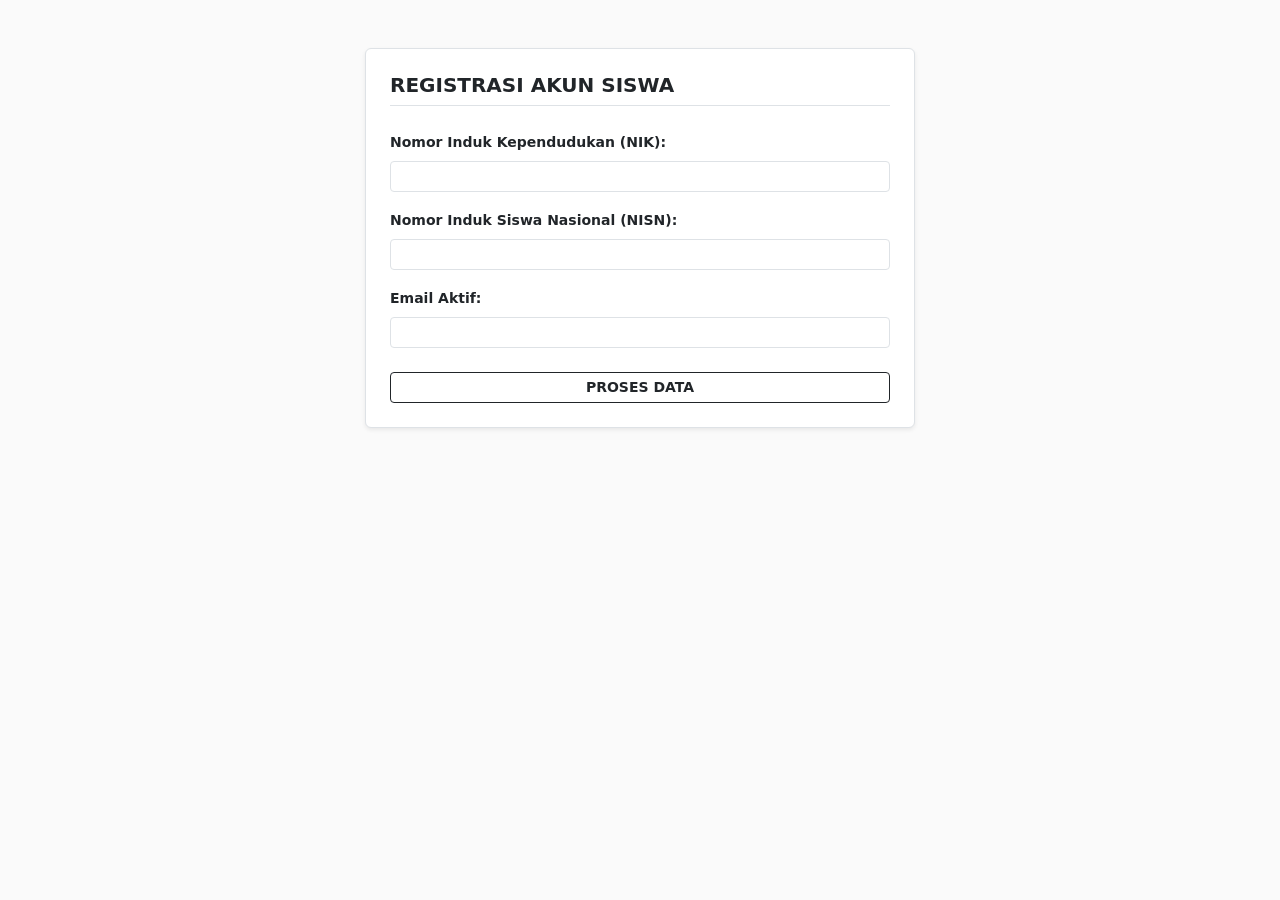
<file: registrasi.html>
<!DOCTYPE html>
<html lang="id">
<head>
    <meta charset="UTF-8">
    <title>Registrasi Akun - KIP Kuliah</title>
    <link href="https://cdn.jsdelivr.net/npm/bootstrap@5.3.2/dist/css/bootstrap.min.css" rel="stylesheet">
    <link rel="stylesheet" href="style.css">
</head>
<body>
    <main class="container my-5">
        <div class="card p-4 shadow-sm border mx-auto" style="max-width: 550px;">
            <h5 class="fw-bold border-bottom pb-2 mb-4">REGISTRASI AKUN SISWA</h5>
            <form action="step1.html" method="GET">
                <div class="mb-3">
                    <label class="form-label small fw-bold">Nomor Induk Kependudukan (NIK):</label>
                    <input type="text" class="form-control form-control-sm" required>
                </div>
                <div class="mb-3">
                    <label class="form-label small fw-bold">Nomor Induk Siswa Nasional (NISN):</label>
                    <input type="text" class="form-control form-control-sm" required>
                </div>
                <div class="mb-4">
                    <label class="form-label small fw-bold">Email Aktif:</label>
                    <input type="email" class="form-control form-control-sm" required>
                </div>
                <button type="submit" class="btn btn-outline-dark btn-sm w-100 fw-bold">PROSES DATA</button>
            </form>
        </div>
    </main>
</body>
</html>
</file>
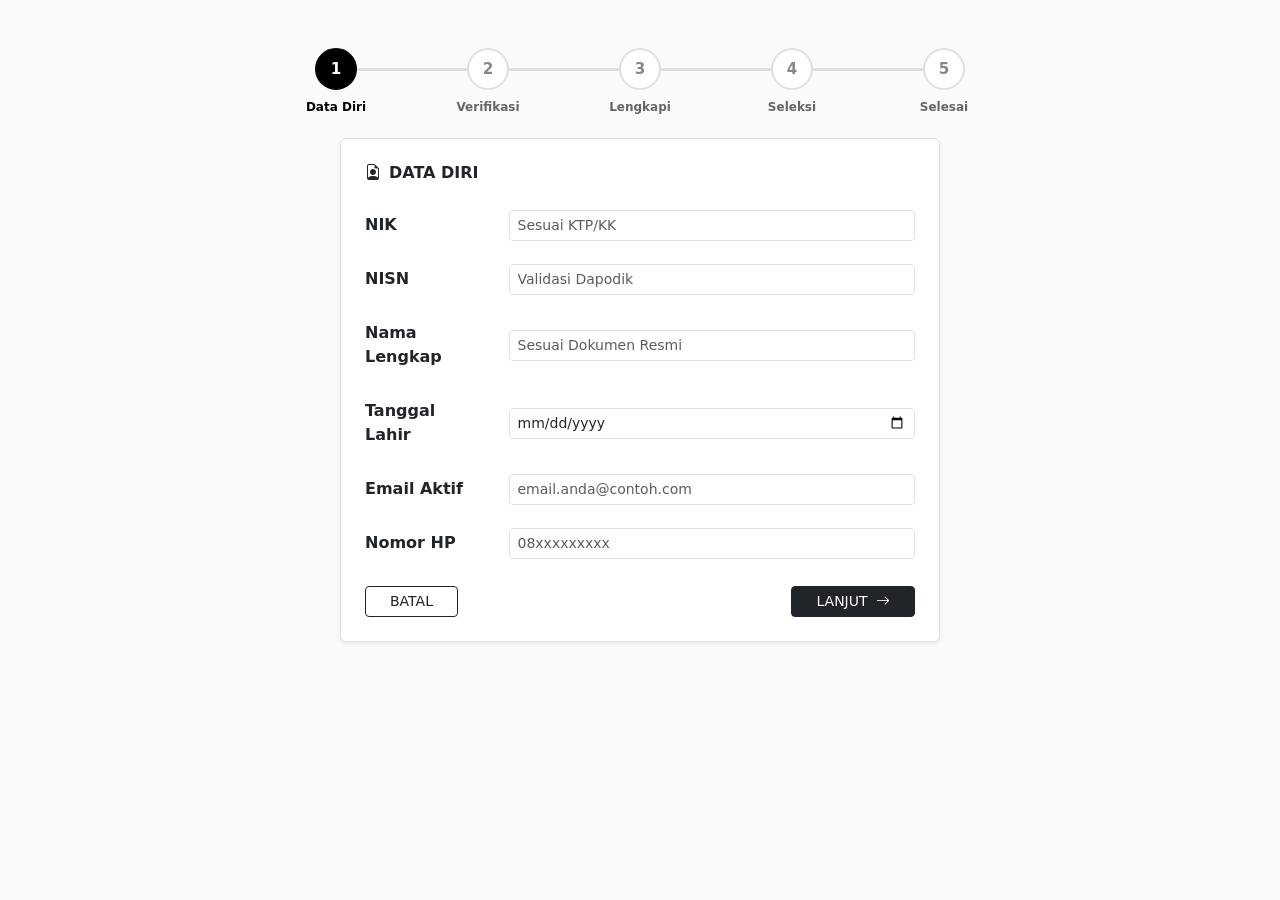
<file: step1.html>
<!DOCTYPE html>
<html lang="id">
<head>
    <meta charset="UTF-8">
    <meta name="viewport" content="width=device-width, initial-scale=1.0">
    <title>Step 1 - Data Diri - KIP Kuliah 2026</title>
    <link href="https://cdn.jsdelivr.net/npm/bootstrap@5.3.2/dist/css/bootstrap.min.css" rel="stylesheet">
    <link href="https://cdn.jsdelivr.net/npm/bootstrap-icons@1.11.1/font/bootstrap-icons.css" rel="stylesheet">
    <link rel="stylesheet" href="style.css">
</head>
<body>
    <main class="container my-5">
        <div class="max-width-form mx-auto w-100 mb-5 text-center" style="max-width: 650px;">
            <div class="d-flex justify-content-between align-items-center position-relative indicator-wrapper">
                <div class="step-indicator active">1<span class="ind-lbl">Data Diri</span></div>
                <div class="step-indicator">2<span class="ind-lbl">Verifikasi</span></div>
                <div class="step-indicator">3<span class="ind-lbl">Lengkapi</span></div>
                <div class="step-indicator">4<span class="ind-lbl">Seleksi</span></div>
                <div class="step-indicator">5<span class="ind-lbl">Selesai</span></div>
            </div>
        </div>

        <div class="card p-4 shadow-sm border mx-auto" style="max-width: 600px;">
            <h6 class="fw-bold mb-4 text-uppercase"><i class="bi bi-file-earmark-person me-2"></i>Data Diri</h6>
            <form action="step2.html" method="GET">
                <div class="mb-3 row align-items-center">
                    <label class="col-sm-3 col-form-label small fw-semibold">NIK</label>
                    <div class="col-sm-9">
                        <input type="text" class="form-control form-control-sm" required placeholder="Sesuai KTP/KK">
                    </div>
                </div>
                <div class="mb-3 row align-items-center">
                    <label class="col-sm-3 col-form-label small fw-semibold">NISN</label>
                    <div class="col-sm-9">
                        <input type="text" class="form-control form-control-sm" required placeholder="Validasi Dapodik">
                    </div>
                </div>
                <div class="mb-3 row align-items-center">
                    <label class="col-sm-3 col-form-label small fw-semibold">Nama Lengkap</label>
                    <div class="col-sm-9">
                        <input type="text" class="form-control form-control-sm" required placeholder="Sesuai Dokumen Resmi">
                    </div>
                </div>
                <div class="mb-3 row align-items-center">
                    <label class="col-sm-3 col-form-label small fw-semibold">Tanggal Lahir</label>
                    <div class="col-sm-9">
                        <input type="date" class="form-control form-control-sm" required>
                    </div>
                </div>
                <div class="mb-3 row align-items-center">
                    <label class="col-sm-3 col-form-label small fw-semibold">Email Aktif</label>
                    <div class="col-sm-9">
                        <input type="email" class="form-control form-control-sm" required placeholder="email.anda@contoh.com">
                    </div>
                </div>
                <div class="mb-4 row align-items-center">
                    <label class="col-sm-3 col-form-label small fw-semibold">Nomor HP</label>
                    <div class="col-sm-9">
                        <input type="text" class="form-control form-control-sm" required placeholder="08xxxxxxxxx">
                    </div>
                </div>
                <div class="d-flex justify-content-between mt-4">
                    <a href="index.html" class="btn btn-outline-dark btn-sm px-4">BATAL</a>
                    <button type="submit" class="btn btn-dark btn-sm px-4">LANJUT <i class="bi bi-arrow-right ms-1"></i></button>
                </div>
            </form>
        </div>
    </main>
</body>
</html>
</file>
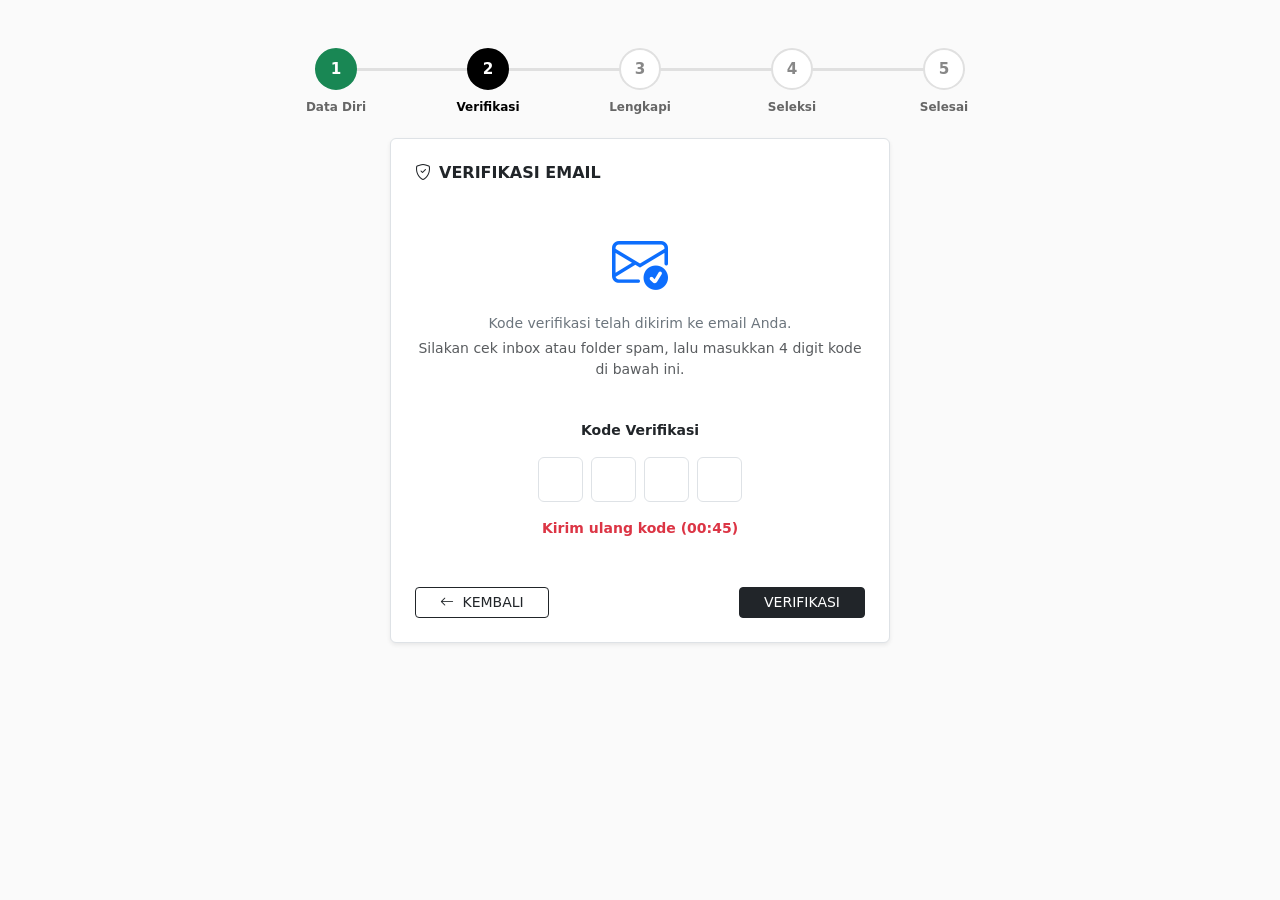
<file: step2.html>
<!DOCTYPE html>
<html lang="id">
<head>
    <meta charset="UTF-8">
    <meta name="viewport" content="width=device-width, initial-scale=1.0">
    <title>Step 2 - Verifikasi - KIP Kuliah 2026</title>
    <link href="https://cdn.jsdelivr.net/npm/bootstrap@5.3.2/dist/css/bootstrap.min.css" rel="stylesheet">
    <link href="https://cdn.jsdelivr.net/npm/bootstrap-icons@1.11.1/font/bootstrap-icons.css" rel="stylesheet">
    <link rel="stylesheet" href="style.css">
</head>
<body>
    <main class="container my-5">
        <div class="max-width-form mx-auto w-100 mb-5 text-center" style="max-width: 650px;">
            <div class="d-flex justify-content-between align-items-center position-relative indicator-wrapper">
                <div class="step-indicator complete">1<span class="ind-lbl">Data Diri</span></div>
                <div class="step-indicator active">2<span class="ind-lbl">Verifikasi</span></div>
                <div class="step-indicator">3<span class="ind-lbl">Lengkapi</span></div>
                <div class="step-indicator">4<span class="ind-lbl">Seleksi</span></div>
                <div class="step-indicator">5<span class="ind-lbl">Selesai</span></div>
            </div>
        </div>

        <div class="card p-4 shadow-sm border mx-auto text-center" style="max-width: 500px;">
            <h6 class="fw-bold mb-4 text-start text-uppercase"><i class="bi bi-shield-check me-2"></i>Verifikasi Email</h6>
            <div class="text-secondary my-4">
                <i class="bi bi-envelope-check text-primary display-4 mb-3 d-block"></i>
                <p class="small mb-1 fw-medium">Kode verifikasi telah dikirim ke email Anda.</p>
                <p class="small text-muted">Silakan cek inbox atau folder spam, lalu masukkan 4 digit kode di bawah ini.</p>
            </div>
            <form action="step3.html" method="GET">
                <div class="mb-3">
                    <label class="form-label small d-block mb-3 fw-bold">Kode Verifikasi</label>
                    <div class="d-flex justify-content-center gap-2 mb-2">
                        <input type="text" class="form-control kode-box" maxlength="1" required>
                        <input type="text" class="form-control kode-box" maxlength="1" required>
                        <input type="text" class="form-control kode-box" maxlength="1" required>
                        <input type="text" class="form-control kode-box" maxlength="1" required>
                    </div>
                    <a href="#" class="text-danger small fw-semibold d-block mt-3 text-decoration-none">Kirim ulang kode (00:45)</a>
                </div>
                <div class="d-flex justify-content-between mt-5">
                    <a href="step1.html" class="btn btn-outline-dark btn-sm px-4"><i class="bi bi-arrow-left me-1"></i> KEMBALI</a>
                    <button type="submit" class="btn btn-dark btn-sm px-4">VERIFIKASI</button>
                </div>
            </form>
        </div>
    </main>
</body>
</html>
</file>
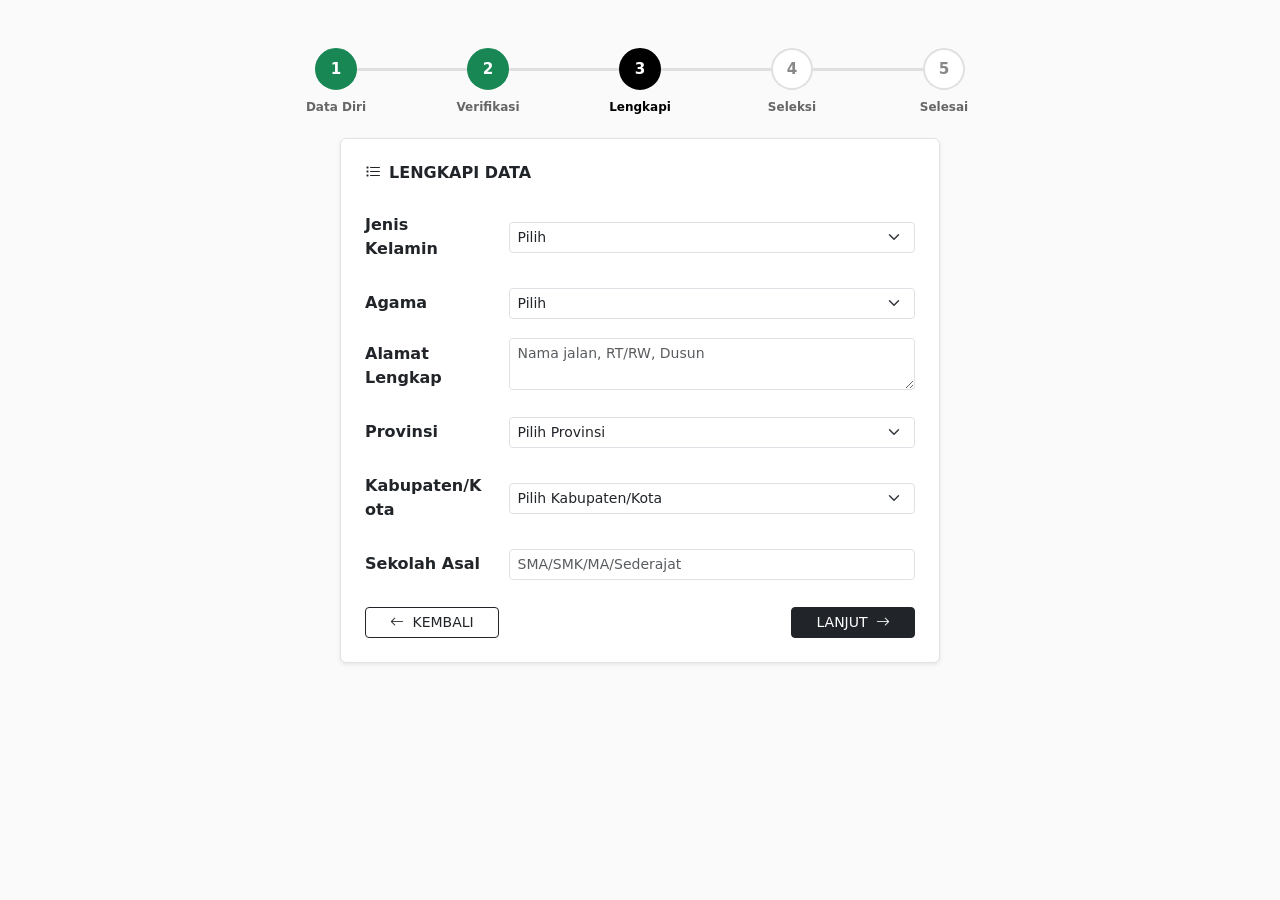
<file: step3.html>
<!DOCTYPE html>
<html lang="id">
<head>
    <meta charset="UTF-8">
    <meta name="viewport" content="width=device-width, initial-scale=1.0">
    <title>Step 3 - Lengkapi Data - KIP Kuliah 2026</title>
    <link href="https://cdn.jsdelivr.net/npm/bootstrap@5.3.2/dist/css/bootstrap.min.css" rel="stylesheet">
    <link href="https://cdn.jsdelivr.net/npm/bootstrap-icons@1.11.1/font/bootstrap-icons.css" rel="stylesheet">
    <link rel="stylesheet" href="style.css">
</head>
<body>
    <main class="container my-5">
        <div class="max-width-form mx-auto w-100 mb-5 text-center" style="max-width: 650px;">
            <div class="d-flex justify-content-between align-items-center position-relative indicator-wrapper">
                <div class="step-indicator complete">1<span class="ind-lbl">Data Diri</span></div>
                <div class="step-indicator complete">2<span class="ind-lbl">Verifikasi</span></div>
                <div class="step-indicator active">3<span class="ind-lbl">Lengkapi</span></div>
                <div class="step-indicator">4<span class="ind-lbl">Seleksi</span></div>
                <div class="step-indicator">5<span class="ind-lbl">Selesai</span></div>
            </div>
        </div>

        <div class="card p-4 shadow-sm border mx-auto" style="max-width: 600px;">
            <h6 class="fw-bold mb-4 text-uppercase"><i class="bi bi-list-task me-2"></i>Lengkapi Data</h6>
            <form action="step4.html" method="GET">
                <div class="mb-3 row align-items-center">
                    <label class="col-sm-3 col-form-label small fw-semibold">Jenis Kelamin</label>
                    <div class="col-sm-9">
                        <select class="form-select form-select-sm" required>
                            <option value="">Pilih</option>
                            <option>Laki-laki</option>
                            <option>Perempuan</option>
                        </select>
                    </div>
                </div>
                <div class="mb-3 row align-items-center">
                    <label class="col-sm-3 col-form-label small fw-semibold">Agama</label>
                    <div class="col-sm-9">
                        <select class="form-select form-select-sm" required>
                            <option value="">Pilih</option>
                            <option>Islam</option>
                            <option>Kristen</option>
                            <option>Katolik</option>
                            <option>Hindu</option>
                            <option>Budha</option>
                        </select>
                    </div>
                </div>
                <div class="mb-3 row align-items-start">
                    <label class="col-sm-3 col-form-label small fw-semibold pt-1">Alamat Lengkap</label>
                    <div class="col-sm-9">
                        <textarea class="form-control form-control-sm" rows="2" required placeholder="Nama jalan, RT/RW, Dusun"></textarea>
                    </div>
                </div>
                <div class="mb-3 row align-items-center">
                    <label class="col-sm-3 col-form-label small fw-semibold">Provinsi</label>
                    <div class="col-sm-9">
                        <select class="form-select form-select-sm" id="provinsi" required onchange="updateKabupaten()">
                            <option value="">Pilih Provinsi</option>
                            <option value="Aceh">Aceh</option>
                            <option value="Sumatera Utara">Sumatera Utara</option>
                            <option value="Sumatera Barat">Sumatera Barat</option>
                            <option value="Riau">Riau</option>
                            <option value="Kepulauan Riau">Kepulauan Riau</option>
                            <option value="Jambi">Jambi</option>
                            <option value="Bengkulu">Bengkulu</option>
                            <option value="Sumatera Selatan">Sumatera Selatan</option>
                            <option value="Kepulauan Bangka Belitung">Kepulauan Bangka Belitung</option>
                            <option value="Lampung">Lampung</option>
                            <option value="Banten">Banten</option>
                            <option value="Jawa Barat">Jawa Barat</option>
                            <option value="DKI Jakarta">DKI Jakarta</option>
                            <option value="Jawa Tengah">Jawa Tengah</option>
                            <option value="DI Yogyakarta">DI Yogyakarta</option>
                            <option value="Jawa Timur">Jawa Timur</option>
                            <option value="Bali">Bali</option>
                            <option value="Nusa Tenggara Barat">Nusa Tenggara Barat</option>
                            <option value="Nusa Tenggara Timur">Nusa Tenggara Timur</option>
                            <option value="Kalimantan Barat">Kalimantan Barat</option>
                            <option value="Kalimantan Tengah">Kalimantan Tengah</option>
                            <option value="Kalimantan Selatan">Kalimantan Selatan</option>
                            <option value="Kalimantan Timur">Kalimantan Timur</option>
                            <option value="Kalimantan Utara">Kalimantan Utara</option>
                            <option value="Sulawesi Utara">Sulawesi Utara</option>
                            <option value="Gorontalo">Gorontalo</option>
                            <option value="Sulawesi Tengah">Sulawesi Tengah</option>
                            <option value="Sulawesi Barat">Sulawesi Barat</option>
                            <option value="Sulawesi Selatan">Sulawesi Selatan</option>
                            <option value="Sulawesi Tenggara">Sulawesi Tenggara</option>
                            <option value="Maluku">Maluku</option>
                            <option value="Maluku Utara">Maluku Utara</option>
                            <option value="Papua Barat">Papua Barat</option>
                            <option value="Papua">Papua</option>
                            <option value="Papua Tengah">Papua Tengah</option>
                            <option value="Papua Pegunungan">Papua Pegunungan</option>
                            <option value="Papua Selatan">Papua Selatan</option>
                            <option value="Papua Barat Daya">Papua Barat Daya</option>
                        </select>
                    </div>
                </div>
                <div class="mb-3 row align-items-center">
                    <label class="col-sm-3 col-form-label small fw-semibold">Kabupaten/Kota</label>
                    <div class="col-sm-9">
                        <select class="form-select form-select-sm" id="kabupaten" required>
                            <option value="">Pilih Kabupaten/Kota</option>
                        </select>
                    </div>
                </div>
                <div class="mb-4 row align-items-center">
                    <label class="col-sm-3 col-form-label small fw-semibold">Sekolah Asal</label>
                    <div class="col-sm-9">
                        <input type="text" class="form-control form-control-sm" required placeholder="SMA/SMK/MA/Sederajat">
                    </div>
                </div>
                <div class="d-flex justify-content-between">
                    <a href="step2.html" class="btn btn-outline-dark btn-sm px-4"><i class="bi bi-arrow-left me-1"></i> KEMBALI</a>
                    <button type="submit" class="btn btn-dark btn-sm px-4">LANJUT <i class="bi bi-arrow-right ms-1"></i></button>
                </div>
            </form>
        </div>
    </main>

    <script>
        const dataWilayah = {
            "Aceh": ["Banda Aceh", "Aceh Besar", "Lhokseumawe", "Sabang", "Meulaboh", "Langsa", "Pidie"],
            "Sumatera Utara": ["Medan", "Binjai", "Deli Serdang", "Karo", "Simalungun"],
            "Sumatera Barat": ["Padang", "Bukittinggi", "Payakumbuh", "Pariaman"],
            "Riau": ["Pekanbaru", "Dumai", "Kampar", "Bengkalis"],
            "Kepulauan Riau": ["Batam", "Tanjungpinang", "Bintan", "Karimun"],
            "Jambi": ["Kota Jambi", "Muaro Jambi", "Bungo", "Kerinci"],
            "Bengkulu": ["Kota Bengkulu", "Rejang Lebong", "Muko-Muko"],
            "Sumatera Selatan": ["Palembang", "Prabumulih", "Ogan Komering Ilir", "Banyuasin"],
            "Kepulauan Bangka Belitung": ["Pangkalpinang", "Bangka", "Belitung"],
            "Lampung": ["Bandar Lampung", "Metro", "Lampung Selatan", "Pesawaran"],
            "Banten": ["Serang", "Tangerang", "Cilegon", "Tangerang Selatan"],
            "Jawa Barat": ["Bandung", "Bogor", "Depok", "Bekasi", "Cirebon", "Sukabumi"],
            "DKI Jakarta": ["Jakarta Pusat", "Jakarta Selatan", "Jakarta Timur", "Jakarta Barat", "Jakarta Utara"],
            "Jawa Tengah": ["Semarang", "Surakarta", "Magelang", "Banyumas", "Kudus"],
            "DI Yogyakarta": ["Yogyakarta", "Sleman", "Bantul", "Kulon Progo", "Gunungkidul"],
            "Jawa Timur": ["Surabaya", "Malang", "Sidoarjo", "Gresik", "Banyuwangi", "Madiun"],
            "Bali": ["Denpasar", "Badung", "Gianyar", "Buleleng", "Tabanan"],
            "Nusa Tenggara Barat": ["Mataram", "Lombok Barat", "Lombok Timur", "Bima"],
            "Nusa Tenggara Timur": ["Kupang", "Ende", "Sikka", "Manggarai"],
            "Kalimantan Barat": ["Pontianak", "Singkawang", "Kubu Raya", "Sambas"],
            "Kalimantan Tengah": ["Palangkaraya", "Kotawaringin Timur", "Kapuas"],
            "Kalimantan Selatan": ["Banjarmasin", "Banjarbaru", "Martapura", "Tabalong"],
            "Kalimantan Timur": ["Samarinda", "Balikpapan", "Kutai Kartanegara", "Bontang"],
            "Kalimantan Utara": ["Tanjung Selor", "Tarakan", "Nunukan"],
            "Sulawesi Utara": ["Manado", "Bitung", "Tomohon", "Minahasa"],
            "Gorontalo": ["Kota Gorontalo", "Limboto", "Bone Bolango"],
            "Sulawesi Tengah": ["Palu", "Donggala", "Banggai", "Sigi"],
            "Sulawesi Barat": ["Mamuju", "Majene", "Polewali Mandar"],
            "Sulawesi Selatan": ["Makassar", "Gowa", "Maros", "Bone", "Parepare"],
            "Sulawesi Tenggara": ["Kendari", "Baubau", "Kolaka", "Muna"],
            "Maluku": ["Ambon", "Tual", "Maluku Tengah"],
            "Maluku Utara": ["Ternate", "Tidore Kepulauan", "Halmahera"],
            "Papua Barat": ["Manokwari", "Fakfak", "Kaimana"],
            "Papua": ["Jayapura", "Biak Numfor", "Merauke"],
            "Papua Tengah": ["Nabire", "Mimika"],
            "Papua Pegunungan": ["Wamena", "Jayawijaya"],
            "Papua Selatan": ["Merauke", "Asmat"],
            "Papua Barat Daya": ["Sorong", "Raja Ampat"]
        };

        function updateKabupaten() {
            const provinsiSelect = document.getElementById("provinsi");
            const kabupatenSelect = document.getElementById("kabupaten");
            const provinsiTerpilih = provinsiSelect.value;

            kabupatenSelect.innerHTML = '<option value="">Pilih Kabupaten/Kota</option>';

            if (provinsiTerpilih && dataWilayah[provinsiTerpilih]) {
                dataWilayah[provinsiTerpilih].forEach(kab => {
                    const option = document.createElement("option");
                    option.value = kab;
                    option.textContent = kab;
                    kabupatenSelect.appendChild(option);
                });
            }
        }
    </script>
</body>
</html>
</file>
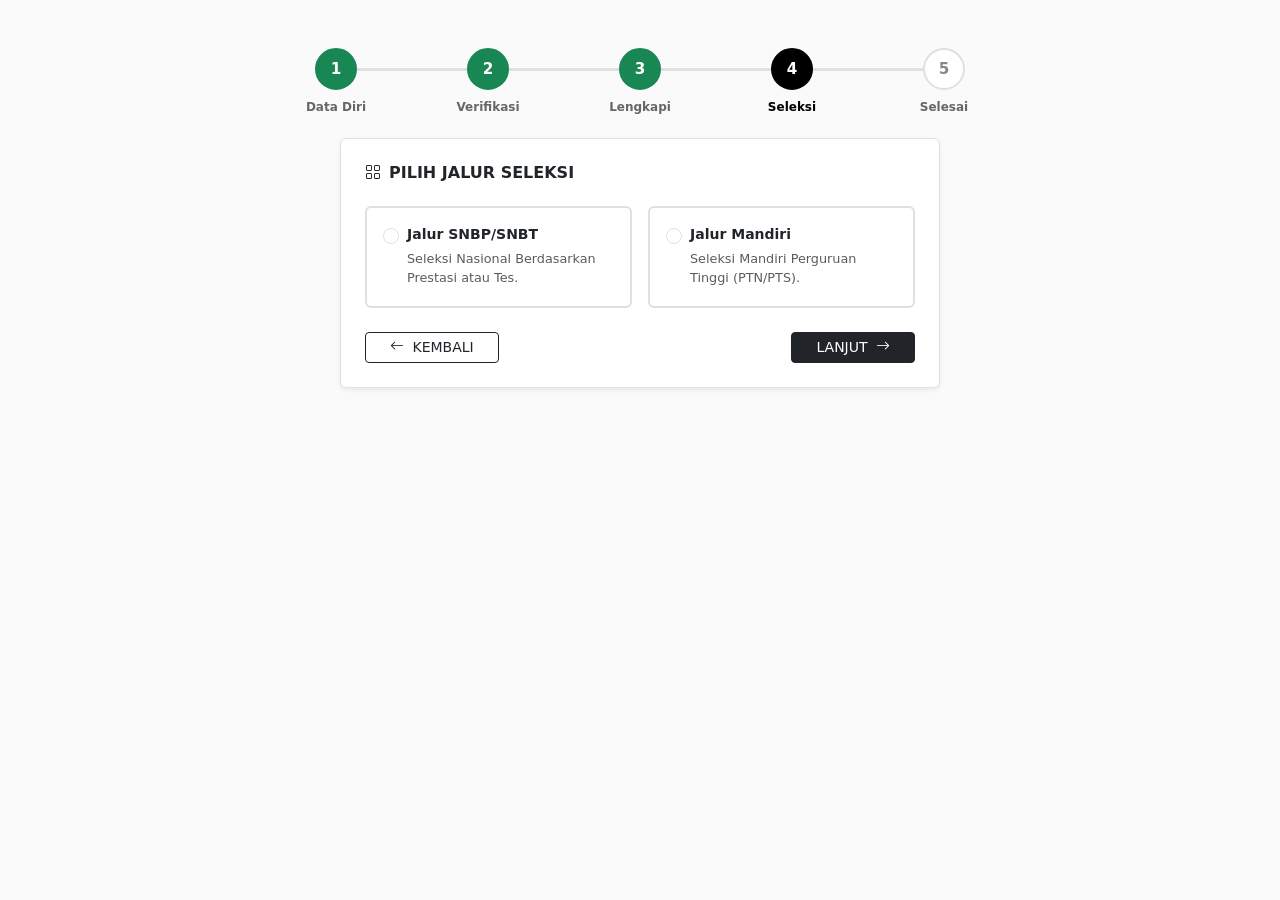
<file: step4.html>
<!DOCTYPE html>
<html lang="id">
<head>
    <meta charset="UTF-8">
    <meta name="viewport" content="width=device-width, initial-scale=1.0">
    <title>Step 4 - Pilih Seleksi - KIP Kuliah 2026</title>
    <link href="https://cdn.jsdelivr.net/npm/bootstrap@5.3.2/dist/css/bootstrap.min.css" rel="stylesheet">
    <link href="https://cdn.jsdelivr.net/npm/bootstrap-icons@1.11.1/font/bootstrap-icons.css" rel="stylesheet">
    <link rel="stylesheet" href="style.css">
</head>
<body>
    <main class="container my-5">
        <div class="max-width-form mx-auto w-100 mb-5 text-center" style="max-width: 650px;">
            <div class="d-flex justify-content-between align-items-center position-relative indicator-wrapper">
                <div class="step-indicator complete">1<span class="ind-lbl">Data Diri</span></div>
                <div class="step-indicator complete">2<span class="ind-lbl">Verifikasi</span></div>
                <div class="step-indicator complete">3<span class="ind-lbl">Lengkapi</span></div>
                <div class="step-indicator active">4<span class="ind-lbl">Seleksi</span></div>
                <div class="step-indicator">5<span class="ind-lbl">Selesai</span></div>
            </div>
        </div>

        <div class="card p-4 shadow-sm border mx-auto" style="max-width: 600px;">
            <h6 class="fw-bold mb-4 text-uppercase"><i class="bi bi-grid me-2"></i>Pilih Jalur Seleksi</h6>
            <form action="step5.html" method="GET">
                <div class="row g-3 mb-4">
                    <div class="col-md-6">
                        <div class="card p-3 h-100 selection-card position-relative border-2">
                            <div class="form-check">
                                <input class="form-check-input stretched-link" type="radio" name="jalurSeleksi" id="jalur1" required>
                                <label class="form-check-label fw-bold small text-dark d-block mb-1" for="jalur1">Jalur SNBP/SNBT</label>
                                <p class="small text-muted mb-0" style="font-size: 0.8rem;">Seleksi Nasional Berdasarkan Prestasi atau Tes.</p>
                            </div>
                        </div>
                    </div>
                    <div class="col-md-6">
                        <div class="card p-3 h-100 selection-card position-relative border-2">
                            <div class="form-check">
                                <input class="form-check-input stretched-link" type="radio" name="jalurSeleksi" id="jalur2">
                                <label class="form-check-label fw-bold small text-dark d-block mb-1" for="jalur2">Jalur Mandiri</label>
                                <p class="small text-muted mb-0" style="font-size: 0.8rem;">Seleksi Mandiri Perguruan Tinggi (PTN/PTS).</p>
                            </div>
                        </div>
                    </div>
                </div>
                <div class="d-flex justify-content-between mt-4">
                    <a href="step3.html" class="btn btn-outline-dark btn-sm px-4"><i class="bi bi-arrow-left me-1"></i> KEMBALI</a>
                    <button type="submit" class="btn btn-dark btn-sm px-4">LANJUT <i class="bi bi-arrow-right ms-1"></i></button>
                </div>
            </form>
        </div>
    </main>
</body>
</html>
</file>
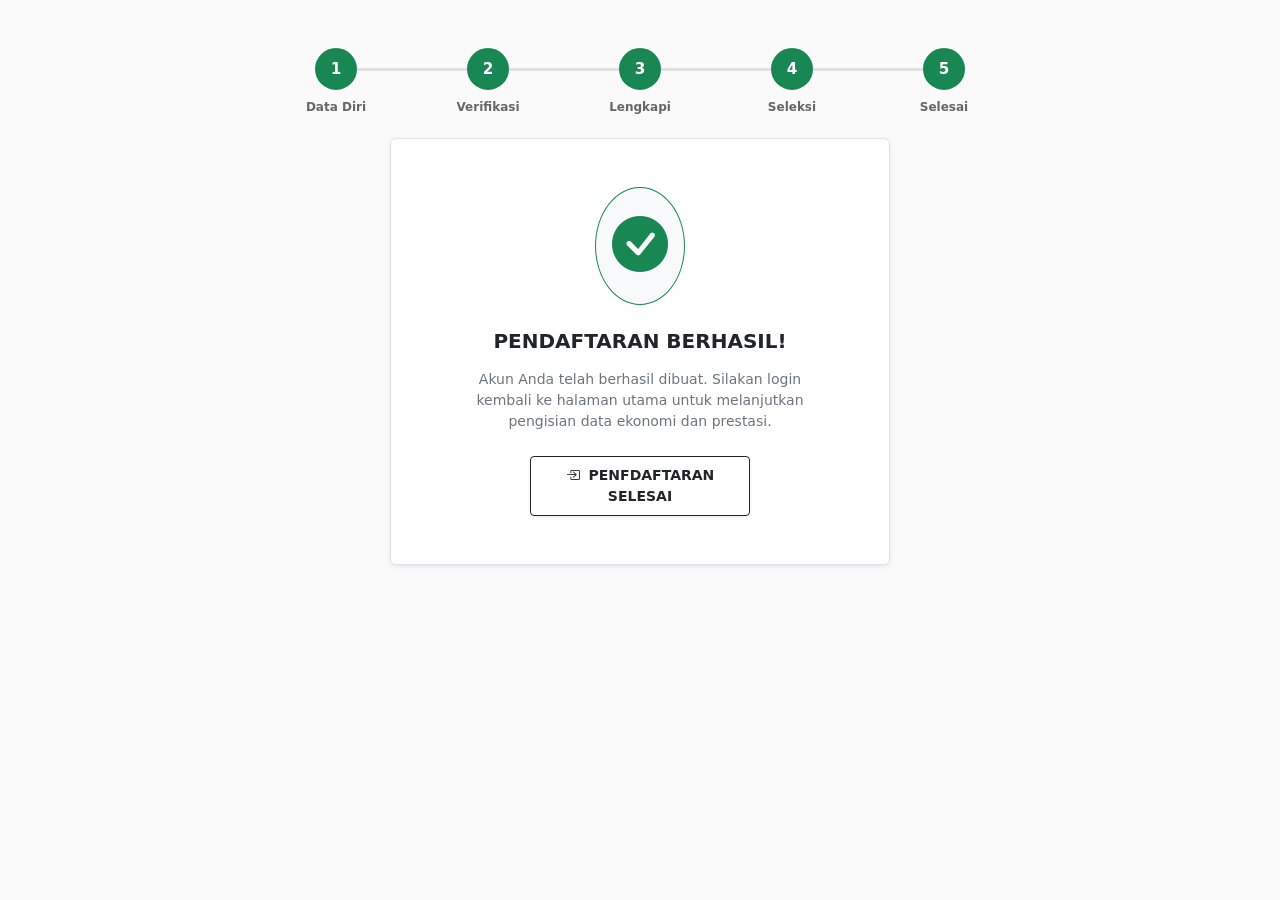
<file: step5.html>
<!DOCTYPE html>
<html lang="id">
<head>
    <meta charset="UTF-8">
    <meta name="viewport" content="width=device-width, initial-scale=1.0">
    <title>Step 5 - Selesai - KIP Kuliah 2026</title>
    <link href="https://cdn.jsdelivr.net/npm/bootstrap@5.3.2/dist/css/bootstrap.min.css" rel="stylesheet">
    <link href="https://cdn.jsdelivr.net/npm/bootstrap-icons@1.11.1/font/bootstrap-icons.css" rel="stylesheet">
    <link rel="stylesheet" href="style.css">
</head>
<body>
    <main class="container my-5">
        <div class="max-width-form mx-auto w-100 mb-5 text-center" style="max-width: 650px;">
            <div class="d-flex justify-content-between align-items-center position-relative indicator-wrapper">
                <div class="step-indicator complete">1<span class="ind-lbl">Data Diri</span></div>
                <div class="step-indicator complete">2<span class="ind-lbl">Verifikasi</span></div>
                <div class="step-indicator complete">3<span class="ind-lbl">Lengkapi</span></div>
                <div class="step-indicator complete">4<span class="ind-lbl">Seleksi</span></div>
                <div class="step-indicator complete">5<span class="ind-lbl">Selesai</span></div>
            </div>
        </div>

        <div class="card p-5 shadow-sm border mx-auto text-center" style="max-width: 500px;">
            <div class="mb-4">
                <div class="bg-light d-inline-block p-3 rounded-circle border border-success">
                    <i class="bi bi-check-circle-fill text-success" style="font-size: 3.5rem;"></i>
                </div>
            </div>
            <h5 class="fw-bold text-uppercase tracking-wide mb-3">Pendaftaran Berhasil!</h5>
            <p class="text-secondary small mb-4 px-3">
                Akun Anda telah berhasil dibuat. Silakan login kembali ke halaman utama untuk melanjutkan pengisian data ekonomi dan prestasi.
            </p>
            <div class="d-grid max-width-form mx-auto" style="max-width: 220px;">
                <a href="index.html" class="btn btn-outline-dark btn-sm fw-bold py-2 shadow-sm">
                    <i class="bi bi-box-arrow-in-right me-1"></i> PENFDAFTARAN SELESAI
                </a>
            </div>
        </div>
    </main>
</body>
</html>
</file>
<file: style.css>
body {
    background-color: #fafafa;
    font-family: system-ui, -apple-system, sans-serif;
    overflow-x: hidden;
}

.navbar-nav .nav-link {
    color: #555;
    transition: color 0.2s ease;
}
.navbar-nav .nav-link:hover {
    color: #000;
}

.indicator-wrapper {
    position: relative;
    margin-bottom: 3rem;
}

.indicator-wrapper::before {
    content: '';
    position: absolute;
    top: 20px;
    left: 0;
    right: 0;
    height: 3px;
    background-color: #e0e0e0;
    z-index: 1;
}

.step-indicator {
    width: 42px;
    height: 42px;
    border-radius: 50%;
    background-color: #fff;
    border: 2px solid #e0e0e0;
    display: flex;
    align-items: center;
    justify-content: center;
    font-weight: bold;
    font-size: 0.95rem;
    color: #888;
    position: relative;
    z-index: 2;
    transition: all 0.3s ease;
    text-decoration: none;
}

.step-indicator.active {
    border-color: #000;
    background-color: #000;
    color: #fff !important;
}

.step-indicator.complete {
    border-color: #198754;
    background-color: #198754;
    color: #fff !important;
}

.ind-lbl {
    position: absolute;
    top: 48px;
    font-size: 0.75rem;
    font-weight: 600;
    white-space: nowrap;
    color: #666;
    left: 50%;
    transform: translateX(-50%);
}

.step-indicator.active .ind-lbl {
    color: #000;
}

.selection-card {
    cursor: pointer;
    border-color: #e0e0e0;
    transition: border-color 0.2s ease, box-shadow 0.2s ease;
}
.selection-card:hover {
    border-color: #a0a0a0;
}
.form-check-input:checked ~ .form-check-label {
    color: #000 !important;
}

.form-control:focus, .form-select:focus {
    border-color: #666;
    box-shadow: none;
}

.kode-box {
    width: 45px;
    height: 45px;
    text-align: center;
    font-size: 1.25rem;
    font-weight: bold;
}

.navbar-brand img {
    height: 40px;
    width: auto;
    display: inline-block;
    vertical-align: middle;
}
.navbar-brand {
    padding-top: 5px;
    padding-bottom: 5px;
    display: flex;
    align-items: center;
}

#carouselHero .carousel-inner img {
    height: 300px;
    object-fit: cover;
}

@media (max-width: 767.98px) {
    
    .container.my-5, .py-5 {
        padding-top: 1.5rem !important;
        padding-bottom: 1.5rem !important;
        margin-top: 1rem !important;
        margin-bottom: 1rem !important;
    }

    .indicator-wrapper::before {
        top: 16px;
    }

    .step-indicator {
        width: 32px;
        height: 32px;
        font-size: 0.85rem;
    }

    .ind-lbl {
        display: none !important;
    }

    .row.align-items-center, .row.align-items-start {
        flex-direction: column;
        align-items: flex-start !important;
    }

    .row.align-items-center label, .row.align-items-start label {
        width: 100% !important;
        max-width: 100% !important;
        text-align: left !important;
        margin-bottom: 5px;
        padding-bottom: 0;
    }

    .row.align-items-center .col-sm-9, .row.align-items-start .col-sm-9 {
        width: 100% !important;
        max-width: 100% !important;
    }

    .kode-box {
        width: 40px !important;
        height: 40px !important;
        font-size: 1.1rem !important;
    }

    .card {
        padding: 1.25rem !important;
    }

    #carouselHero .carousel-inner img {
        height: 190px;
    }
    h1.display-4 {
        font-size: 1.8rem !important;
        text-align: center;
    }
    p.lead {
        font-size: 0.95rem !important;
        text-align: justify;
    }
}
</file>
